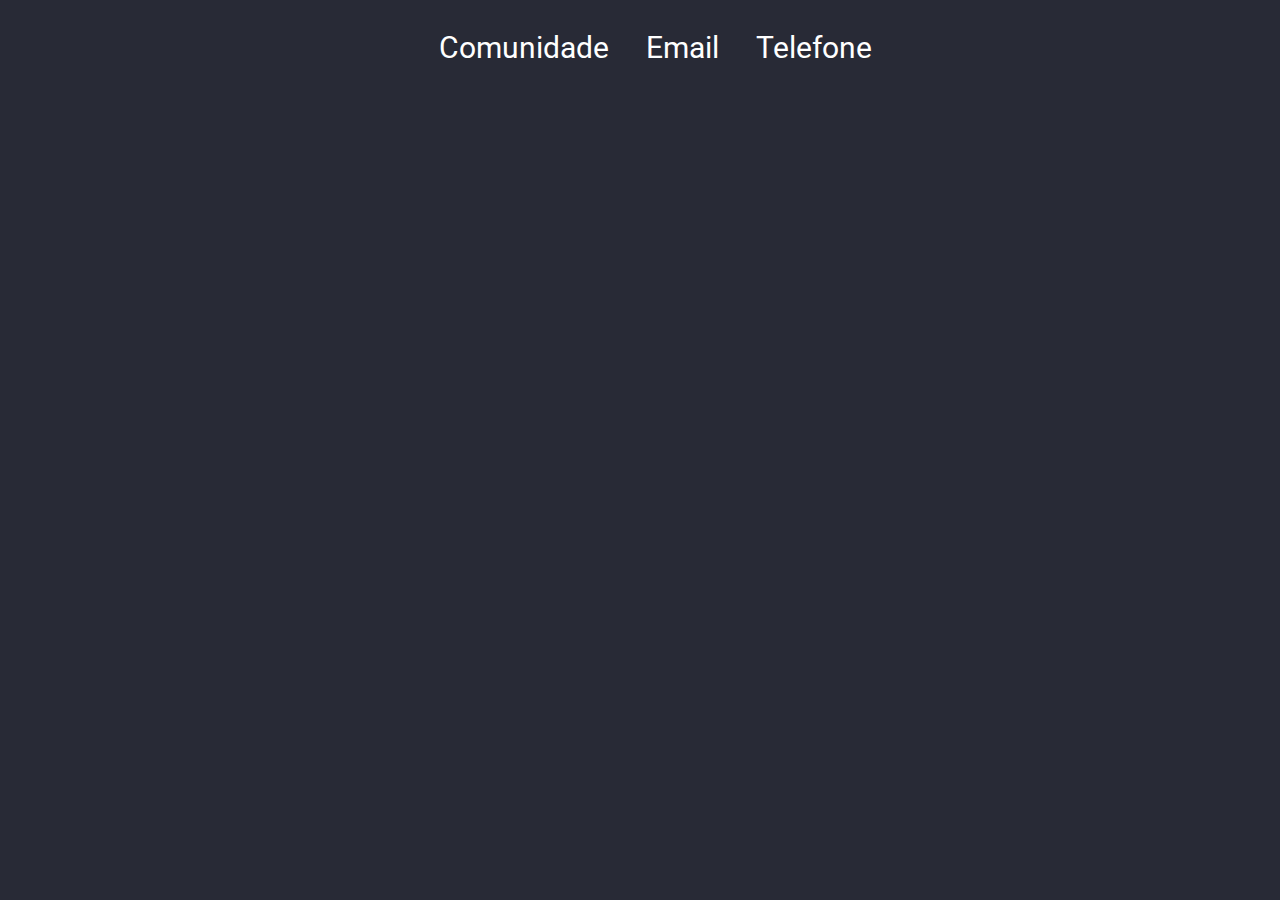
<file: desafio-01/index.html>
<!DOCTYPE html>
<html lang="pt-br">
<head>
    <meta charset="UTF-8">
    <meta name="viewport" content="width=device-width, initial-scale=1.0">
    <link rel="shortcut icon" href="./icons/favicon.ico" type="image/x-icon">
    <title>Primeiro HTML</title>
    <link href="https://fonts.googleapis.com/css2?family=Roboto:wght@500&display=swap" rel="stylesheet">
    <style>
        * {
            margin: 0;
            padding: 0;
            border: 0;
        }
        body {
            background-color: #282a36;
            font-family: Roboto, sans-serif;
            font-size: 30px;
        }
        header {
            padding: 30px;
        }
        header div {
            text-align: center;
        }
        header div a {
            text-decoration: none;

            color: white;

            margin-left: 30px;
        }
        header div a:hover {
            color: #6c4fbb;
            transition: ease .3s;
        }
    </style>
</head>
<body>
    <header>
        <div>
            <a href="https://discordapp.com/invite/gCRAFhc">Comunidade</a>
            <a href="mailto:oi@rocketseat.com.br">Email</a>
            <a href="tel:+5547992078767">Telefone</a>
        </div>
    </header>
</body>
</html>
</file>
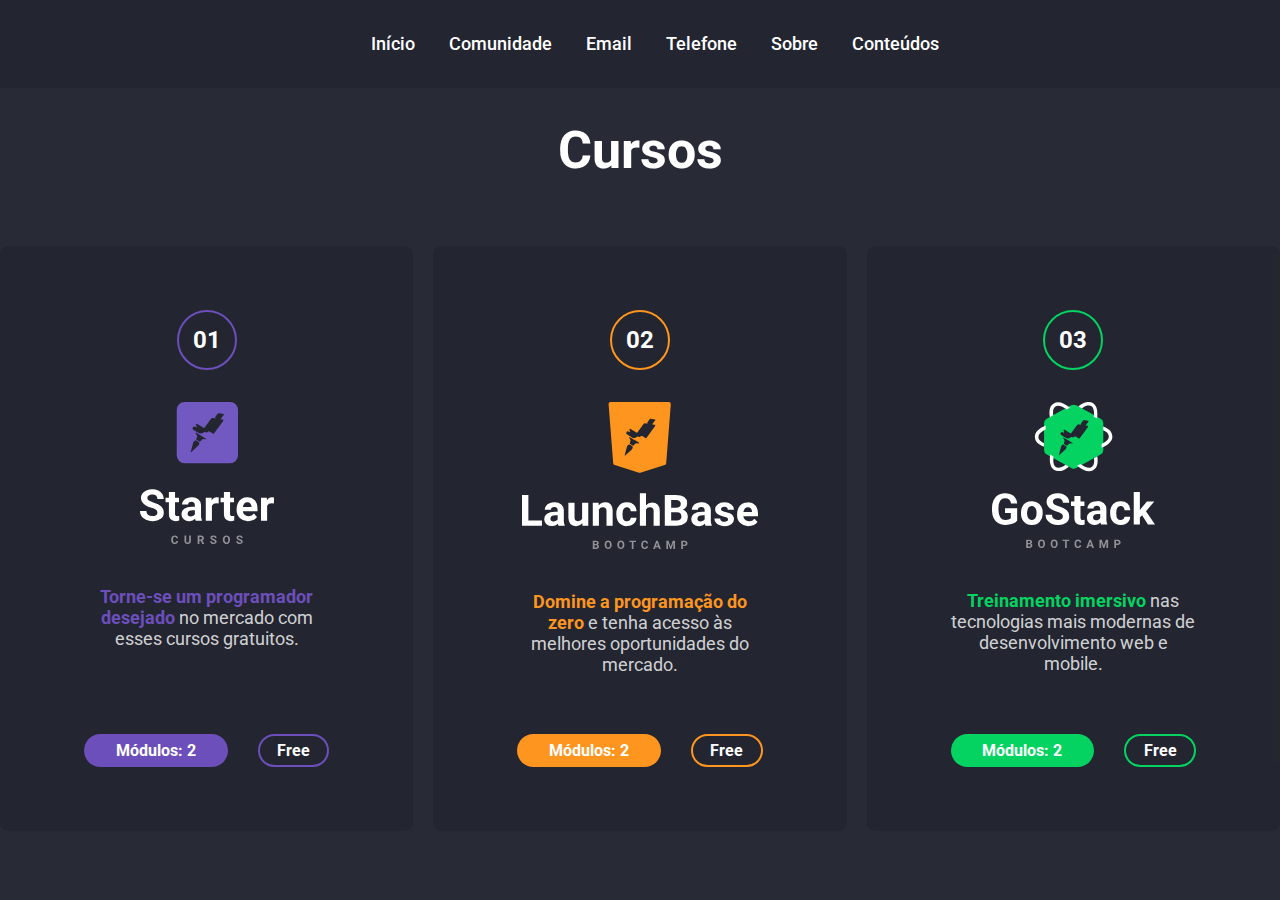
<file: desafio-03/cursos.html>
<!DOCTYPE html>
<html lang="pt-br">

<head>
    <meta charset="UTF-8">
    <meta name="viewport" content="width=device-width, initial-scale=1.0">
    <link rel="shortcut icon" href="./icons/favicon.ico" type="image/x-icon">

    <title>Página de cursos e iframe</title>

    <link rel="stylesheet" href="styles.css">
</head>

<body>
    <header>
        <div class="links">
            <a href="index.html">Início</a>
            <a href="https://discordapp.com/invite/gCRAFhc">Comunidade</a>
            <a href="mailto:oi@rocketseat.com.br">Email</a>
            <a href="tel:+5547992078767">Telefone</a>
            <a href="https://rocketseat.com.br">Sobre</a>
            <a href="cursos.html">Conteúdos</a>
        </div>
    </header>

    <div id="wrapper">
        <h1>Cursos</h1>
    </div>


    <section class="cards">

        <div class="card" id="starter">
            <span class="card__number">
                    01
                </span>
    
                <img src="icons/rckt_starter.svg" alt="Starter">
    
    
                <div class="card__content">
                    <p class="card__info"><strong>Torne-se um programador desejado</strong> no mercado com esses cursos gratuitos.</p>
                    <div class="card__desc">
                        <p class="card__modules">Módulos: 2</p>
                        <p class="price">Free</p>
                    </div>
                </div>
        </div>

        <div class="card" id="launchbase">
            <span class="card__number">
                02
            </span>

            <img src="icons/rckt_launch.svg" alt="Starter">


            <div class="card__content">
                <p class="card__info"><strong>Domine a programação do zero</strong> e tenha acesso às melhores oportunidades do mercado.</p>
                <div class="card__desc">
                    <p class="card__modules">Módulos: 2</p>
                    <p class="price">Free</p>
                </div>
            </div>
        </div>

        <div class="card" id="gostack">
            <span class="card__number">
                03
            </span>

            <img src="icons/rckt_goStack.svg" alt="Starter">


            <div class="card__content" id="">
                <p class="card__info"><strong>Treinamento imersivo</strong> nas tecnologias mais modernas de desenvolvimento web e mobile.</p>
                <div class="card__desc">
                    <p class="card__modules">Módulos: 2</p>
                    <p class="price">Free</p>
                </div>
            </div>
        </div>



    </section>



</body>

</html>
</file>
<file: desafio-03/styles.css>
@charset "UTF-8";

@import "https://fonts.googleapis.com/css2?family=Roboto:wght@400;500;700&display=swap";

:root {
    --color-rocket: #6c4fbb;
}

* {
    margin: 0;
    padding: 0;
    border: 0;

    box-sizing: border-box;
}

body {
    background-color: #282a36;

    font-family: 'Roboto', sans-serif;

    color: white;
}

header {
    padding: 30px;

    background-color: rgba(0, 0, 0, 0.1);
}

.links {
    text-align: center;
}

.links a {
    text-decoration: none;

    color: white;

    font-size: 18px;
    line-height: 28px;
    font-weight: 500;

    margin-left: 30px;
    
    /* border-bottom: var(--color-rocket) solid 2px; */
}

.links a:hover {
    color: var(--color-rocket);
    transition: ease .3s;
}

#wrapper {
    text-align: center;

    padding: 32px;
}

#wrapper img {
    height: 350px;

    border-radius: 50%;

    border: 7px solid var(--color-rocket);

    margin-bottom: 8px;
}

#wrapper h1 {
    font-size: 52px;
    line-height: 62px;

    margin-bottom: 32px;
}

#wrapper p {
    opacity: 0.8;
    
    font-size: 20px;
    line-height: 30px;

    max-width: 700px;

    text-indent: 10px;
    text-align: justify;
    
    margin: 0 auto;
    margin-bottom: 16px;
}

#wrapper p a {
    text-decoration: none;

    color: var(--color-rocket);

    font-weight: 500;

    transition: all .3s ease;
}

#wrapper p a:hover {
    color: white;

    border-bottom: 2px solid var(--color-rocket);
}

#wrapper .list {
    opacity: 0.8;
    
    max-width: 700px;

    margin: 0 auto;

    font-size: 20px;
    line-height: 30px;

    display: flex;
    flex-direction: column;

}

.list h3 {
    display: flex;


    font-size: 28px;
    line-height: 38px;

    justify-content: right;

}

.list ul {
    display: flex;
    flex-direction: column;
    align-items: baseline;
    justify-content: space-around;

    list-style: disc;

    text-indent: 10px;
}

.list ul li {

    justify-content: start;

    list-style: disc;
}

#footer-links {
    position: absolute;

    bottom: 0;

    width: 100%;

    padding: 20px;

    background-color: rgba(0,0,0,0.1);
    
}

#footer-links a {
    border-bottom: 2px solid var(--color-rocket);
}

/* CARDS */

.cards {
    max-width: 1500px;
    
    margin: 0 auto;

    display: grid;
    grid-template-columns: 1fr 1fr 1fr;

    gap: 20px;
}

.card {
    display: flex;
    flex-direction: column;
    align-items: center;

    padding: 64px;
    max-width: 450px;

    /* border: solid 2px var(--color-rocket); */
    border-radius: 8px;

    background-color: rgba(0,0,0,0.1);

    height: 65vh;

    transition: all .3s ease;

    cursor: pointer;
}

.card:hover {
    transform: scale(1.1);
    border: solid 2px var(--color-rocket);
}

.card .card__number {
    display: flex;
    align-items: center;
    justify-content: center;

    font-weight: 700;
    font-size: 24px;
    line-height: 34px;

    width: 60px;
    height: 60px;

    margin-bottom: 32px;

    border-radius: 50%;
    border: solid 2px var(--color-rocket);
}

.card img {
    margin-bottom: 32px;
}

.card .card__content {
    padding: 10px 20px 0 20px;

    max-width: 400px;


    display: flex;
    flex-direction: column;
    flex: 1;
    justify-content: space-between;

    height: 100%;
}

.card .card__content .card__info {
    color: rgba(255, 255, 255, 0.808);

    font-size: 18px;
    
    text-align: center;

    max-width: 300px;
}

.card .card__content p strong {
    color: var(--color-rocket);
}

.card .card__desc {
    display: grid;
    grid-template-columns: 2fr 1fr;
    gap: 30px;
}

.card__desc p {
    opacity: 1;

    display: flex;
    font-weight: 700;

    padding: 5px 16px;

    border-radius: 20px;
}

.card__desc .card__modules {
    background-color: var(--color-rocket);
    align-items: center;
    justify-content: center;
}

.card__desc .price {
    align-items: center;
    justify-content: center;
    
    border: 2px solid var(--color-rocket);

}

#starter {
    --color-rocket: #6c4fbb;
}

#launchbase {
    --color-rocket: #fd951f;
}

#gostack {
    --color-rocket: #04d361;
}
</file>
